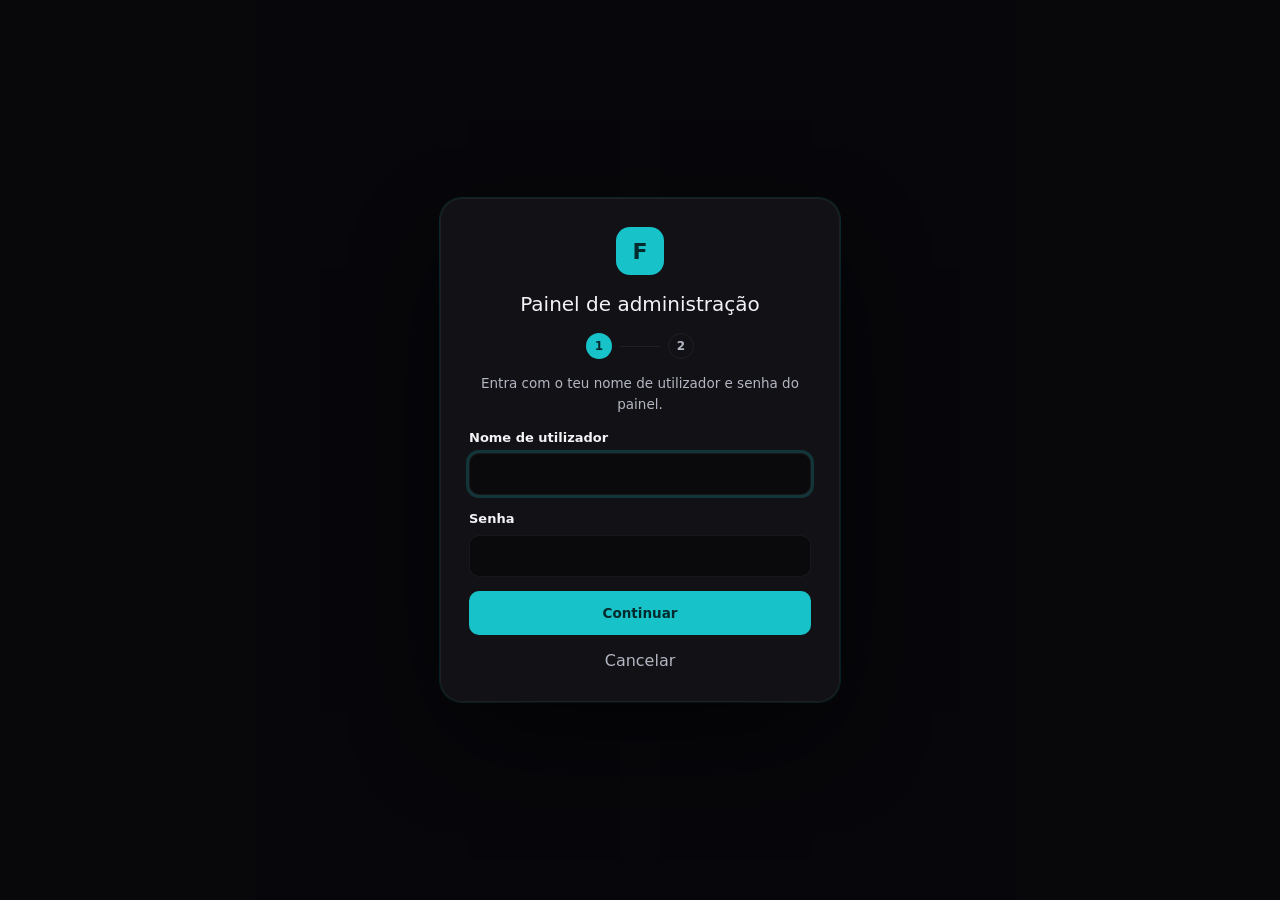
<file: admin/index.html>
<!doctype html>
<html lang="pt">
  <head>
    <meta http-equiv="Content-Security-Policy" content="default-src 'self'; script-src 'self'; style-src 'self' 'unsafe-inline'; img-src 'self' data: blob:; font-src 'self' data:; worker-src 'self' blob:; connect-src 'self' https: http://localhost:* http://127.0.0.1:*; object-src 'none'; base-uri 'self'" />
    <meta charset="UTF-8" />
    <meta name="viewport" content="width=device-width, initial-scale=1.0, viewport-fit=cover" />
    <meta name="robots" content="noindex, nofollow" />
    <meta name="theme-color" content="#0a0a0d" />
    <link rel="icon" type="image/svg+xml" href="./favicon.svg" />
    <title>MyFuturePal · Administração</title>
    <script type="module" crossorigin src="./assets/admin-site-C-TcH2Ie.js"></script>
    <link rel="stylesheet" crossorigin href="./assets/admin-site-Bk1fbdc7.css">
  </head>
  <body>
    <div id="root"></div>
  </body>
</html>
</file>
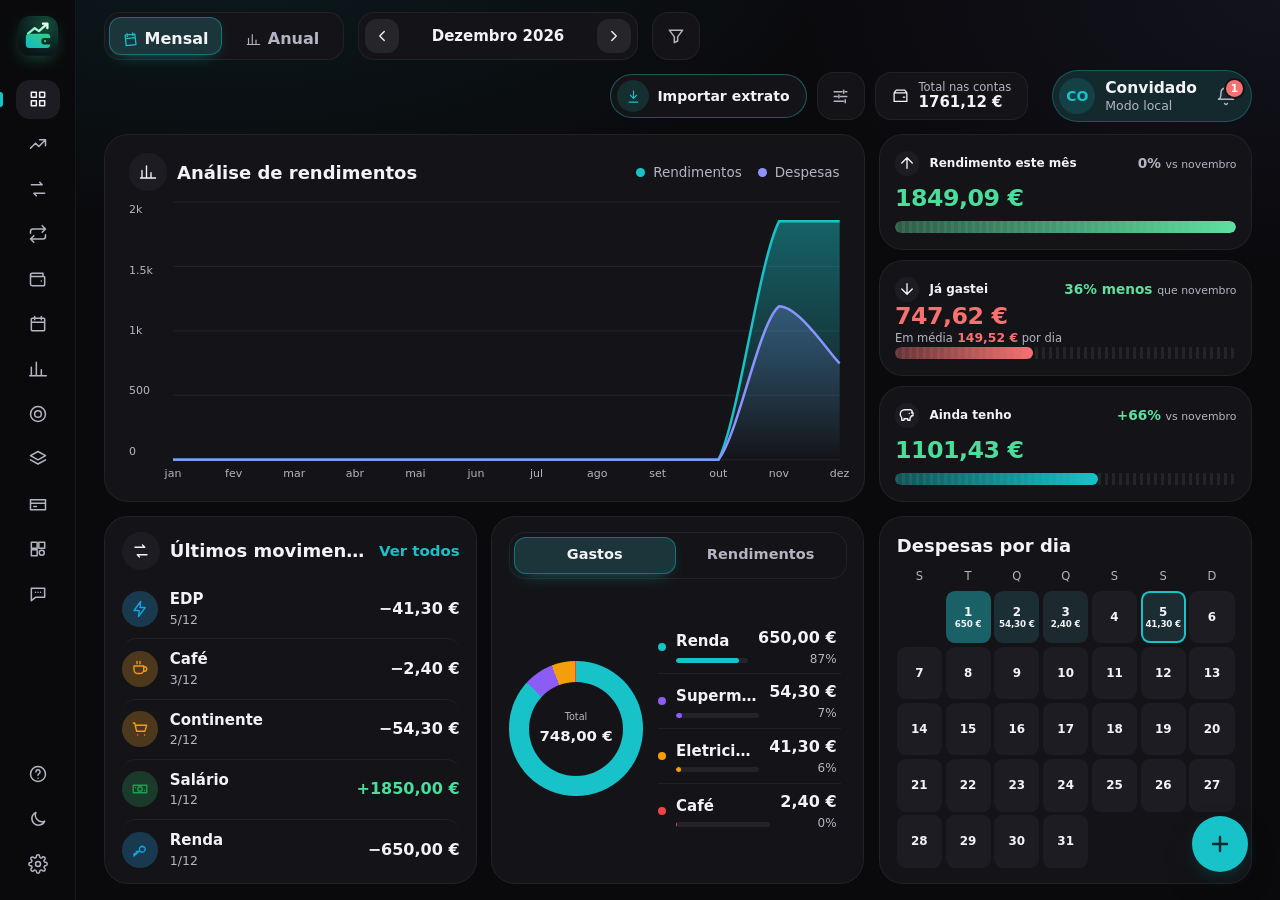
<file: demo/index.html>
<!doctype html>
<html lang="pt">
  <head>
    <meta http-equiv="Content-Security-Policy" content="default-src 'self'; script-src 'self'; style-src 'self' 'unsafe-inline'; img-src 'self' data: blob:; font-src 'self' data:; worker-src 'self' blob:; connect-src 'self' https: http://localhost:* http://127.0.0.1:*; object-src 'none'; base-uri 'self'" />
    <meta charset="UTF-8" />
    <meta name="viewport" content="width=device-width, initial-scale=1.0, viewport-fit=cover" />
    <meta name="theme-color" content="#0a0a0d" />
    <link rel="icon" type="image/svg+xml" href="./favicon.svg" />
    <title>MyFuturePal</title>
    <script type="module" crossorigin src="./assets/index-D8FColkS.js"></script>
    <link rel="stylesheet" crossorigin href="./assets/index-Bk1fbdc7.css">
  </head>
  <body>
    <div id="root"></div>
  </body>
</html>
</file>
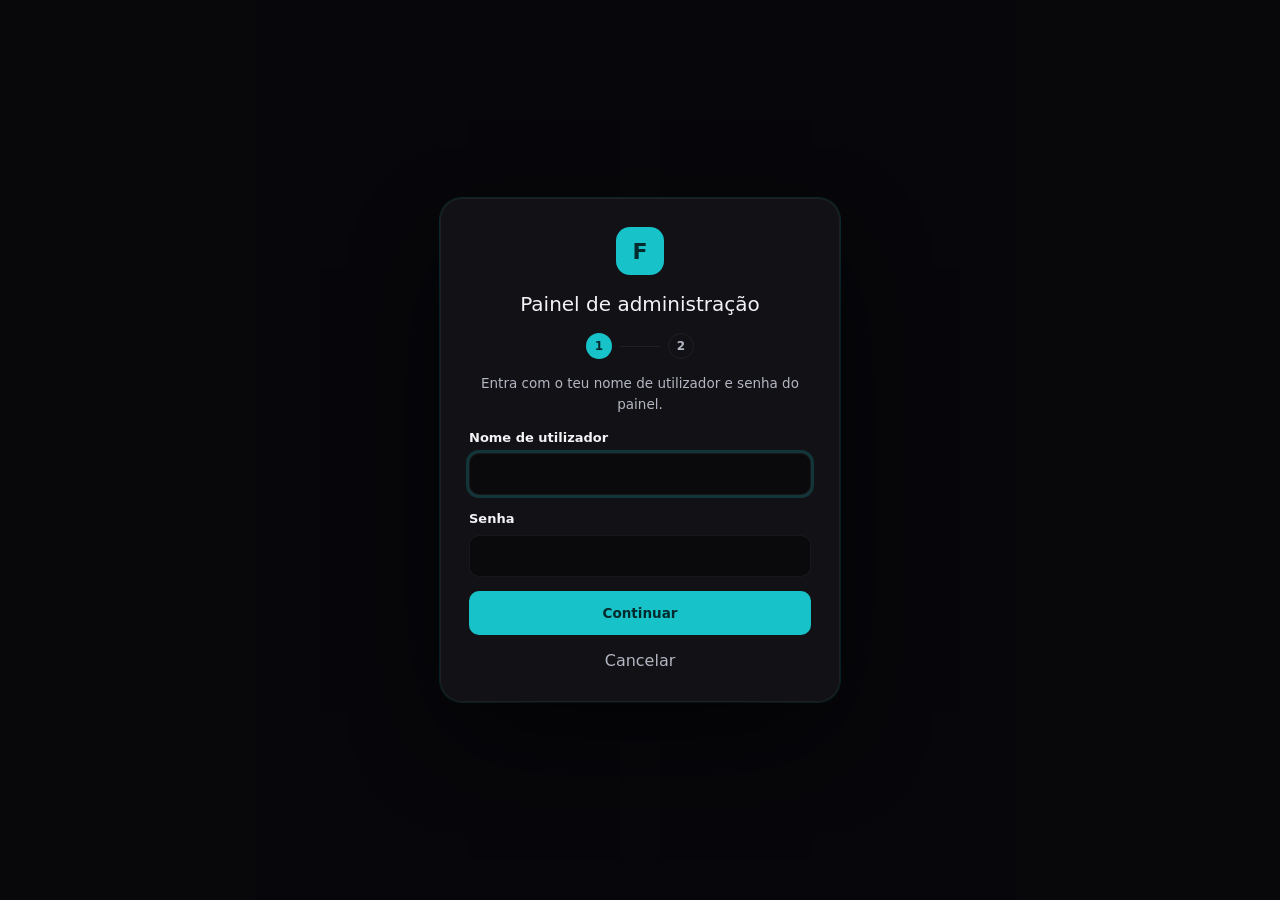
<file: admin.html>
<!doctype html>
<html lang="pt-PT">
<head>
<meta charset="utf-8">
<meta name="robots" content="noindex, nofollow">
<meta http-equiv="refresh" content="0; url=admin/">
<title>MyFuturePal · Administração</title>
<link rel="icon" type="image/svg+xml" href="favicon.svg">
<style>body { margin: 0; background: #0a0a0d; }</style>
</head>
<body>
<!-- O painel de administração do website é o mesmo da app: está em admin/ (gerado com `npm run admin:build` na pasta app). -->
<script>location.replace('admin/' + location.hash);</script>
</body>
</html>
</file>
